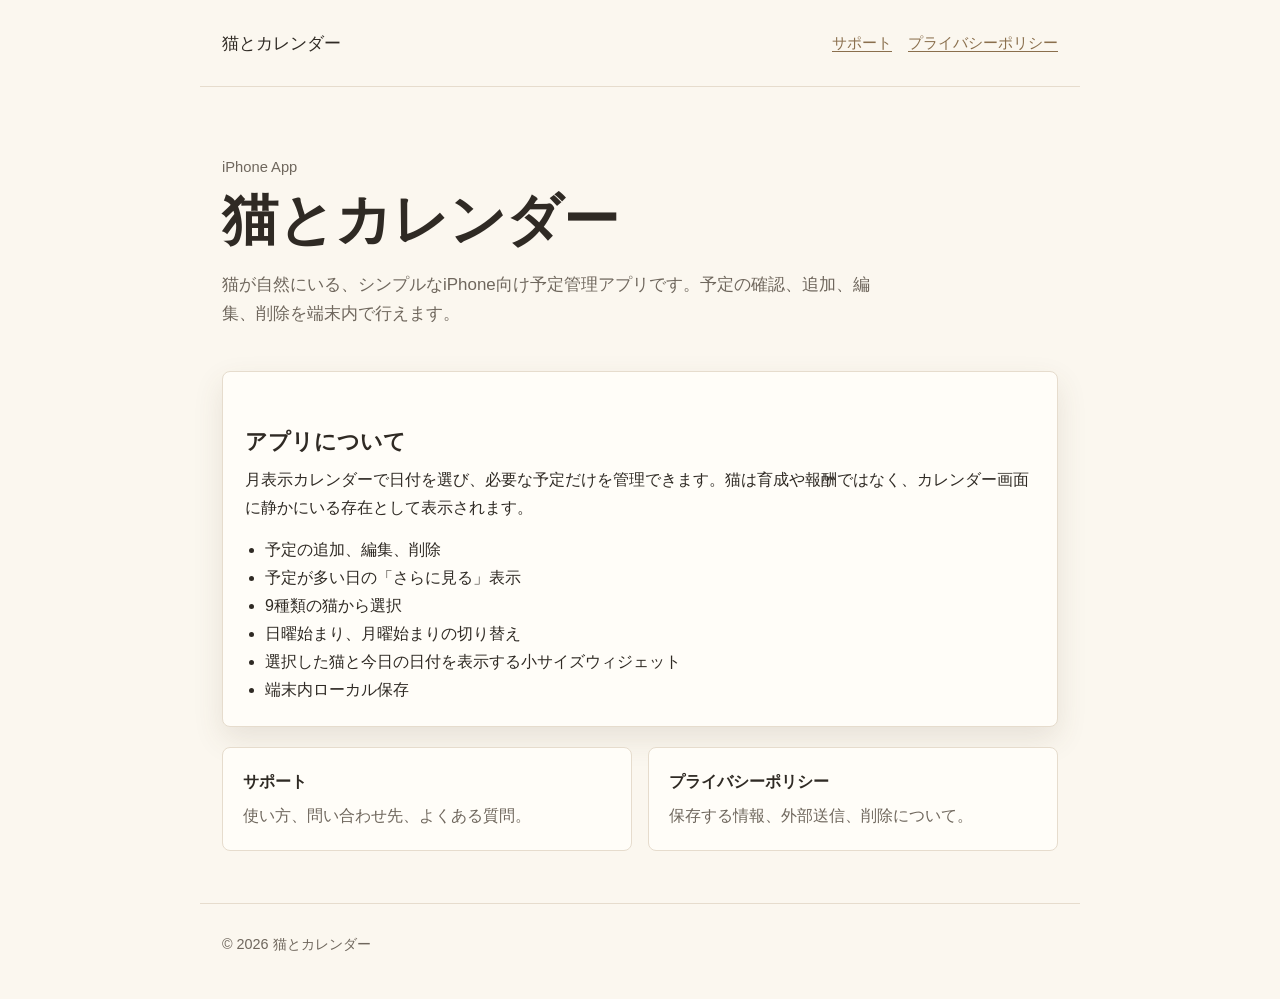
<file: index.html>
<!doctype html>
<html lang="ja">
<head>
  <meta charset="utf-8">
  <meta name="viewport" content="width=device-width, initial-scale=1">
  <title>猫とカレンダー</title>
  <meta name="description" content="猫とカレンダーのサポート情報、アプリ概要、プライバシーポリシーです。">
  <link rel="stylesheet" href="assets/styles.css">
</head>
<body>
  <header class="site-header">
    <p class="brand">猫とカレンダー</p>
    <nav class="nav" aria-label="ページ">
      <a href="support/">サポート</a>
      <a href="privacy/">プライバシーポリシー</a>
    </nav>
  </header>

  <main class="page">
    <section class="hero">
      <p class="eyebrow">iPhone App</p>
      <h1>猫とカレンダー</h1>
      <p class="summary">猫が自然にいる、シンプルなiPhone向け予定管理アプリです。予定の確認、追加、編集、削除を端末内で行えます。</p>
    </section>

    <section class="panel">
      <h2>アプリについて</h2>
      <p>月表示カレンダーで日付を選び、必要な予定だけを管理できます。猫は育成や報酬ではなく、カレンダー画面に静かにいる存在として表示されます。</p>
      <ul>
        <li>予定の追加、編集、削除</li>
        <li>予定が多い日の「さらに見る」表示</li>
        <li>9種類の猫から選択</li>
        <li>日曜始まり、月曜始まりの切り替え</li>
        <li>選択した猫と今日の日付を表示する小サイズウィジェット</li>
        <li>端末内ローカル保存</li>
      </ul>
    </section>

    <section class="grid" aria-label="主要リンク">
      <a class="link-card" href="support/">
        <strong>サポート</strong>
        <span>使い方、問い合わせ先、よくある質問。</span>
      </a>
      <a class="link-card" href="privacy/">
        <strong>プライバシーポリシー</strong>
        <span>保存する情報、外部送信、削除について。</span>
      </a>
    </section>
  </main>

  <footer class="site-footer">
    <p>&copy; 2026 猫とカレンダー</p>
  </footer>
</body>
</html>
</file>
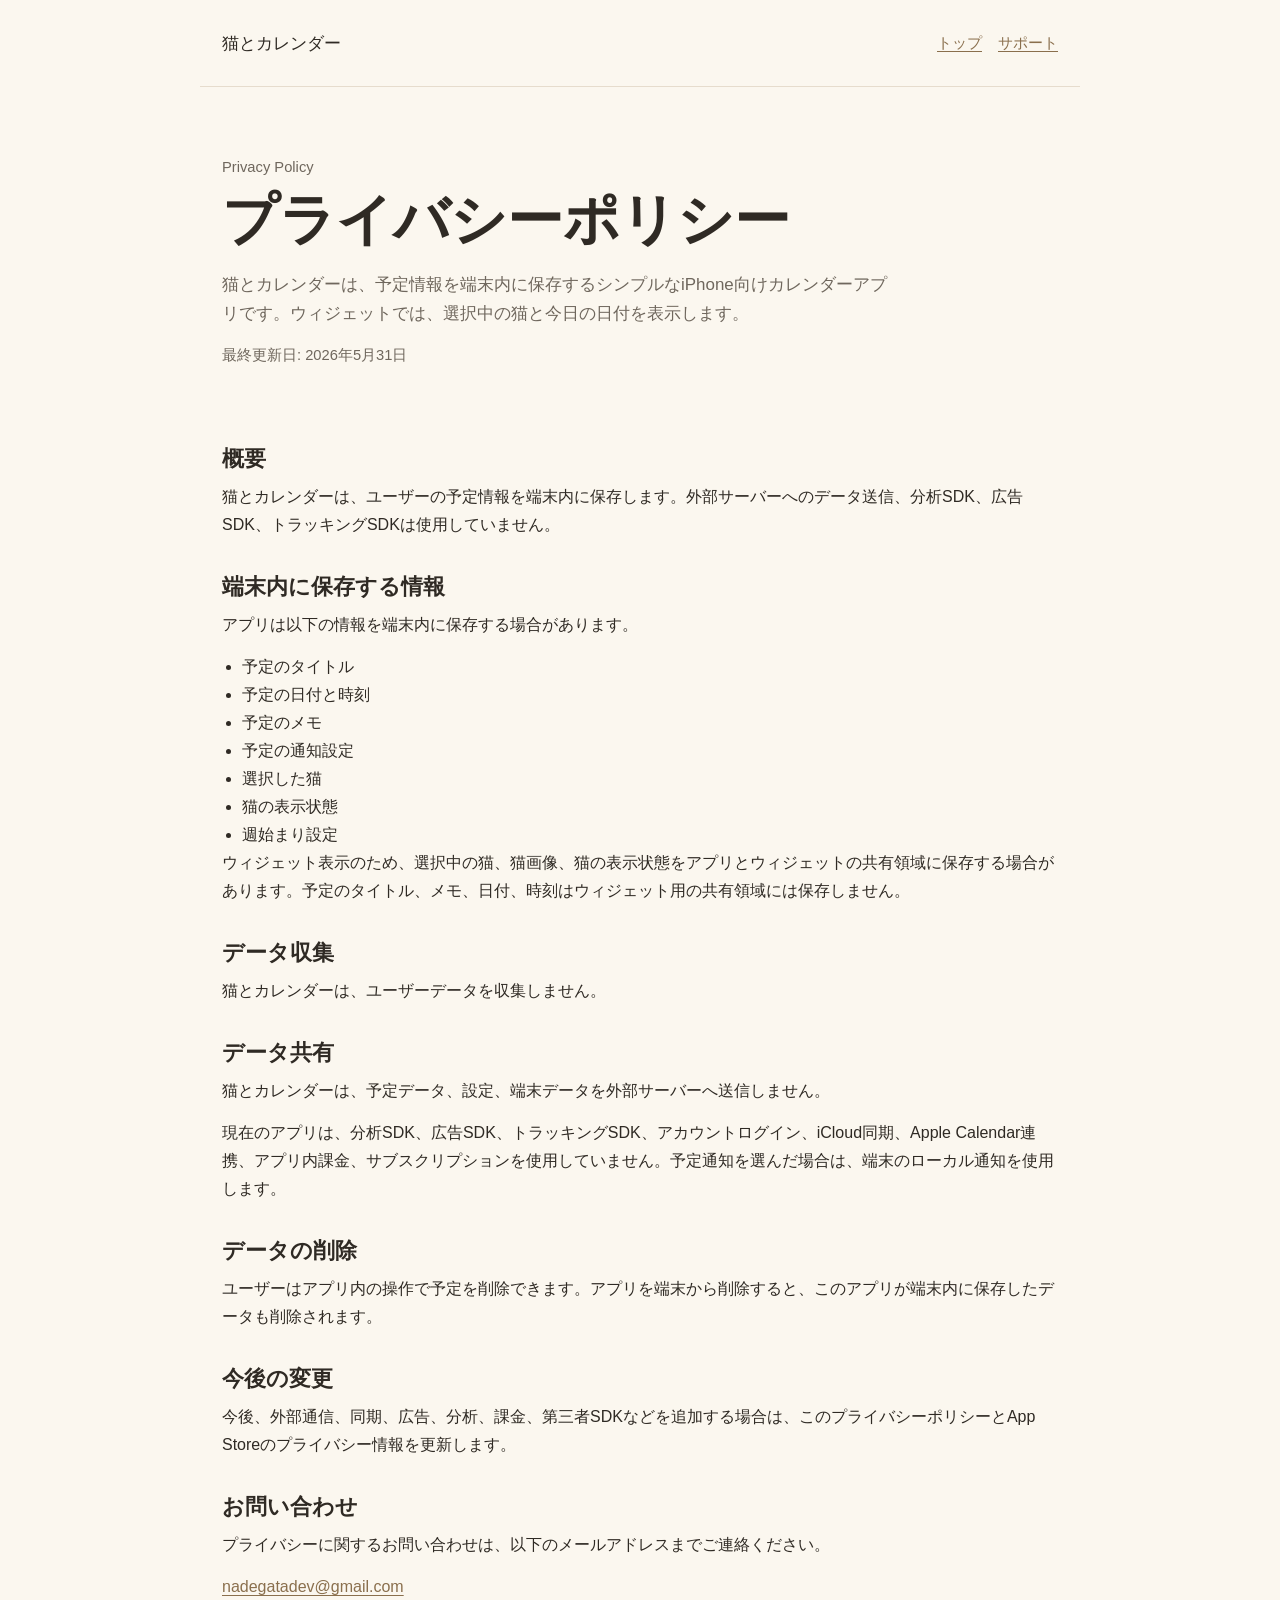
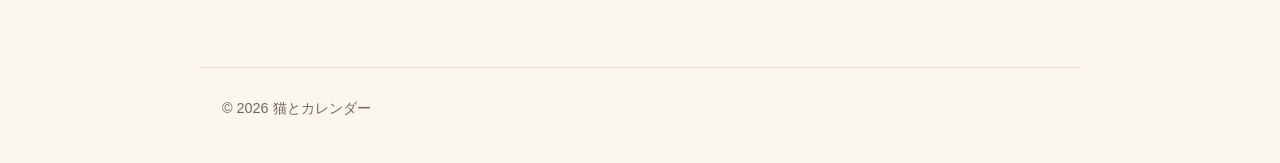
<file: privacy/index.html>
<!doctype html>
<html lang="ja">
<head>
  <meta charset="utf-8">
  <meta name="viewport" content="width=device-width, initial-scale=1">
  <title>プライバシーポリシー - 猫とカレンダー</title>
  <meta name="description" content="猫とカレンダーのプライバシーポリシーです。">
  <link rel="stylesheet" href="../assets/styles.css">
</head>
<body>
  <header class="site-header">
    <p class="brand">猫とカレンダー</p>
    <nav class="nav" aria-label="ページ">
      <a href="../">トップ</a>
      <a href="../support/">サポート</a>
    </nav>
  </header>

  <main class="page">
    <section class="hero">
      <p class="eyebrow">Privacy Policy</p>
      <h1>プライバシーポリシー</h1>
      <p class="summary">猫とカレンダーは、予定情報を端末内に保存するシンプルなiPhone向けカレンダーアプリです。ウィジェットでは、選択中の猫と今日の日付を表示します。</p>
      <p class="meta">最終更新日: 2026年5月31日</p>
    </section>

    <section>
      <h2>概要</h2>
      <p>猫とカレンダーは、ユーザーの予定情報を端末内に保存します。外部サーバーへのデータ送信、分析SDK、広告SDK、トラッキングSDKは使用していません。</p>

      <h2>端末内に保存する情報</h2>
      <p>アプリは以下の情報を端末内に保存する場合があります。</p>
      <ul>
        <li>予定のタイトル</li>
        <li>予定の日付と時刻</li>
        <li>予定のメモ</li>
        <li>予定の通知設定</li>
        <li>選択した猫</li>
        <li>猫の表示状態</li>
        <li>週始まり設定</li>
      </ul>
      <p>ウィジェット表示のため、選択中の猫、猫画像、猫の表示状態をアプリとウィジェットの共有領域に保存する場合があります。予定のタイトル、メモ、日付、時刻はウィジェット用の共有領域には保存しません。</p>

      <h2>データ収集</h2>
      <p>猫とカレンダーは、ユーザーデータを収集しません。</p>

      <h2>データ共有</h2>
      <p>猫とカレンダーは、予定データ、設定、端末データを外部サーバーへ送信しません。</p>
      <p>現在のアプリは、分析SDK、広告SDK、トラッキングSDK、アカウントログイン、iCloud同期、Apple Calendar連携、アプリ内課金、サブスクリプションを使用していません。予定通知を選んだ場合は、端末のローカル通知を使用します。</p>

      <h2>データの削除</h2>
      <p>ユーザーはアプリ内の操作で予定を削除できます。アプリを端末から削除すると、このアプリが端末内に保存したデータも削除されます。</p>

      <h2>今後の変更</h2>
      <p>今後、外部通信、同期、広告、分析、課金、第三者SDKなどを追加する場合は、このプライバシーポリシーとApp Storeのプライバシー情報を更新します。</p>

      <h2>お問い合わせ</h2>
      <p>プライバシーに関するお問い合わせは、以下のメールアドレスまでご連絡ください。</p>
      <p><a href="mailto:nadegatadev@gmail.com">nadegatadev@gmail.com</a></p>
    </section>
  </main>

  <footer class="site-footer">
    <p>&copy; 2026 猫とカレンダー</p>
  </footer>
</body>
</html>
</file>
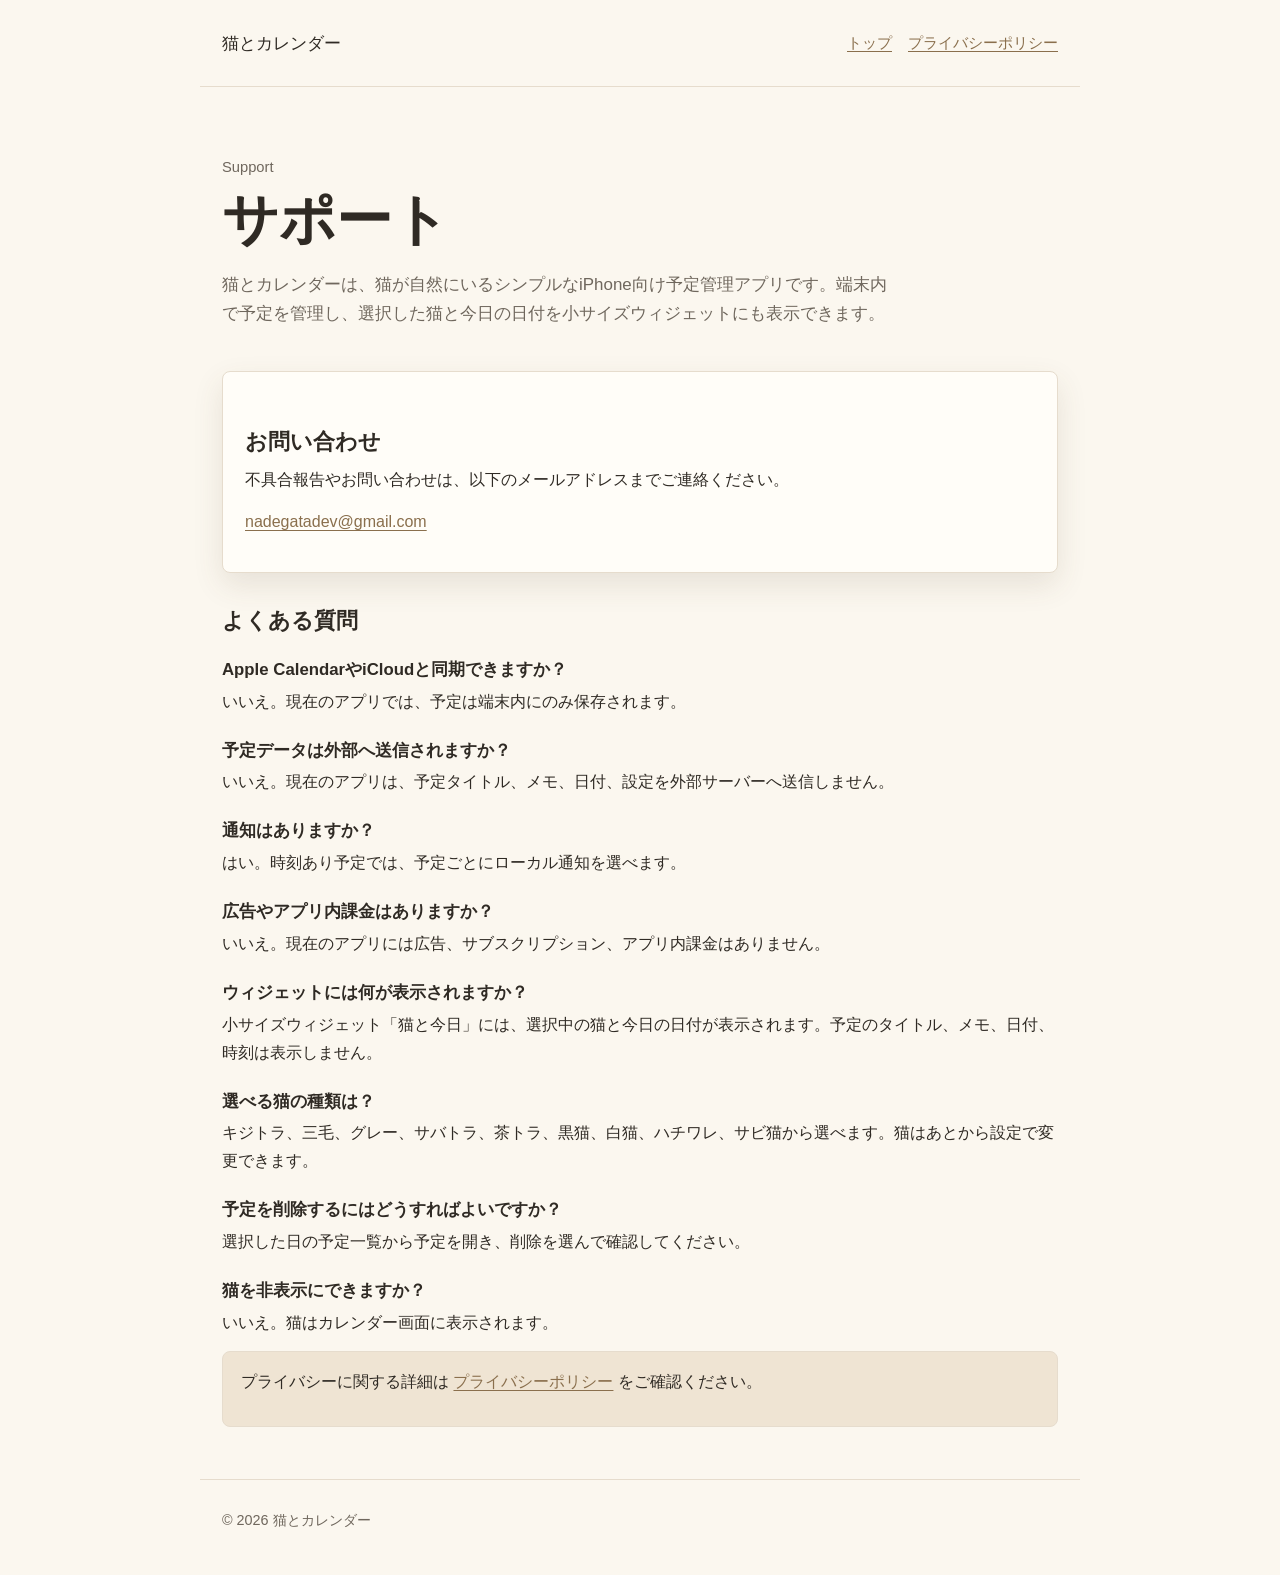
<file: support/index.html>
<!doctype html>
<html lang="ja">
<head>
  <meta charset="utf-8">
  <meta name="viewport" content="width=device-width, initial-scale=1">
  <title>サポート - 猫とカレンダー</title>
  <meta name="description" content="猫とカレンダーのサポートページです。">
  <link rel="stylesheet" href="../assets/styles.css">
</head>
<body>
  <header class="site-header">
    <p class="brand">猫とカレンダー</p>
    <nav class="nav" aria-label="ページ">
      <a href="../">トップ</a>
      <a href="../privacy/">プライバシーポリシー</a>
    </nav>
  </header>

  <main class="page">
    <section class="hero">
      <p class="eyebrow">Support</p>
      <h1>サポート</h1>
      <p class="summary">猫とカレンダーは、猫が自然にいるシンプルなiPhone向け予定管理アプリです。端末内で予定を管理し、選択した猫と今日の日付を小サイズウィジェットにも表示できます。</p>
    </section>

    <section class="panel">
      <h2>お問い合わせ</h2>
      <p>不具合報告やお問い合わせは、以下のメールアドレスまでご連絡ください。</p>
      <p><a href="mailto:nadegatadev@gmail.com">nadegatadev@gmail.com</a></p>
    </section>

    <section>
      <h2>よくある質問</h2>

      <h3>Apple CalendarやiCloudと同期できますか？</h3>
      <p>いいえ。現在のアプリでは、予定は端末内にのみ保存されます。</p>

      <h3>予定データは外部へ送信されますか？</h3>
      <p>いいえ。現在のアプリは、予定タイトル、メモ、日付、設定を外部サーバーへ送信しません。</p>

      <h3>通知はありますか？</h3>
      <p>はい。時刻あり予定では、予定ごとにローカル通知を選べます。</p>

      <h3>広告やアプリ内課金はありますか？</h3>
      <p>いいえ。現在のアプリには広告、サブスクリプション、アプリ内課金はありません。</p>

      <h3>ウィジェットには何が表示されますか？</h3>
      <p>小サイズウィジェット「猫と今日」には、選択中の猫と今日の日付が表示されます。予定のタイトル、メモ、日付、時刻は表示しません。</p>

      <h3>選べる猫の種類は？</h3>
      <p>キジトラ、三毛、グレー、サバトラ、茶トラ、黒猫、白猫、ハチワレ、サビ猫から選べます。猫はあとから設定で変更できます。</p>

      <h3>予定を削除するにはどうすればよいですか？</h3>
      <p>選択した日の予定一覧から予定を開き、削除を選んで確認してください。</p>

      <h3>猫を非表示にできますか？</h3>
      <p>いいえ。猫はカレンダー画面に表示されます。</p>

    </section>

    <section class="notice">
      <p>プライバシーに関する詳細は <a href="../privacy/">プライバシーポリシー</a> をご確認ください。</p>
    </section>
  </main>

  <footer class="site-footer">
    <p>&copy; 2026 猫とカレンダー</p>
  </footer>
</body>
</html>
</file>
<file: assets/styles.css>
:root {
  color-scheme: light;
  --paper: #fbf7ef;
  --surface: #fffdf8;
  --ink: #2f2a24;
  --muted: #6f675d;
  --line: #e6dccd;
  --accent: #8a6f4d;
  --accent-soft: #efe4d3;
  --shadow: rgba(91, 72, 50, 0.12);
}

* {
  box-sizing: border-box;
}

html {
  font-family: -apple-system, BlinkMacSystemFont, "Hiragino Sans", "Yu Gothic", sans-serif;
  background: var(--paper);
  color: var(--ink);
}

body {
  margin: 0;
  line-height: 1.75;
}

a {
  color: var(--accent);
  text-decoration-thickness: 0.08em;
  text-underline-offset: 0.2em;
}

.site-header,
.site-footer {
  max-width: 880px;
  margin: 0 auto;
  padding: 28px 22px;
}

.site-header {
  display: flex;
  align-items: center;
  justify-content: space-between;
  gap: 16px;
  border-bottom: 1px solid var(--line);
}

.brand {
  margin: 0;
  font-size: 1.08rem;
  letter-spacing: 0;
}

.nav {
  display: flex;
  gap: 16px;
  flex-wrap: wrap;
  font-size: 0.95rem;
}

.page {
  max-width: 880px;
  margin: 0 auto;
  padding: 34px 22px 52px;
}

.hero {
  padding: 34px 0 28px;
}

.eyebrow {
  margin: 0 0 8px;
  color: var(--muted);
  font-size: 0.92rem;
}

h1 {
  margin: 0;
  font-size: clamp(2rem, 6vw, 3.5rem);
  line-height: 1.12;
  letter-spacing: 0;
}

h2 {
  margin: 34px 0 10px;
  font-size: 1.35rem;
  line-height: 1.3;
  letter-spacing: 0;
}

h3 {
  margin: 24px 0 6px;
  font-size: 1.05rem;
  line-height: 1.35;
  letter-spacing: 0;
}

p {
  margin: 0 0 14px;
}

ul {
  margin: 0;
  padding-left: 1.25rem;
}

.summary {
  max-width: 680px;
  margin-top: 18px;
  color: var(--muted);
  font-size: 1.06rem;
}

.panel {
  background: var(--surface);
  border: 1px solid var(--line);
  border-radius: 8px;
  box-shadow: 0 12px 30px var(--shadow);
  padding: 22px;
}

.grid {
  display: grid;
  grid-template-columns: repeat(auto-fit, minmax(230px, 1fr));
  gap: 16px;
  margin-top: 20px;
}

.link-card {
  display: block;
  color: inherit;
  text-decoration: none;
  background: var(--surface);
  border: 1px solid var(--line);
  border-radius: 8px;
  padding: 20px;
}

.link-card strong {
  display: block;
  margin-bottom: 6px;
}

.link-card span {
  color: var(--muted);
}

.notice {
  background: var(--accent-soft);
  border: 1px solid var(--line);
  border-radius: 8px;
  padding: 16px 18px;
  color: var(--ink);
}

.meta {
  color: var(--muted);
  font-size: 0.92rem;
}

.site-footer {
  border-top: 1px solid var(--line);
  color: var(--muted);
  font-size: 0.9rem;
}

@media (max-width: 640px) {
  .site-header {
    align-items: flex-start;
    flex-direction: column;
  }

  .page {
    padding-top: 24px;
  }
}
</file>
